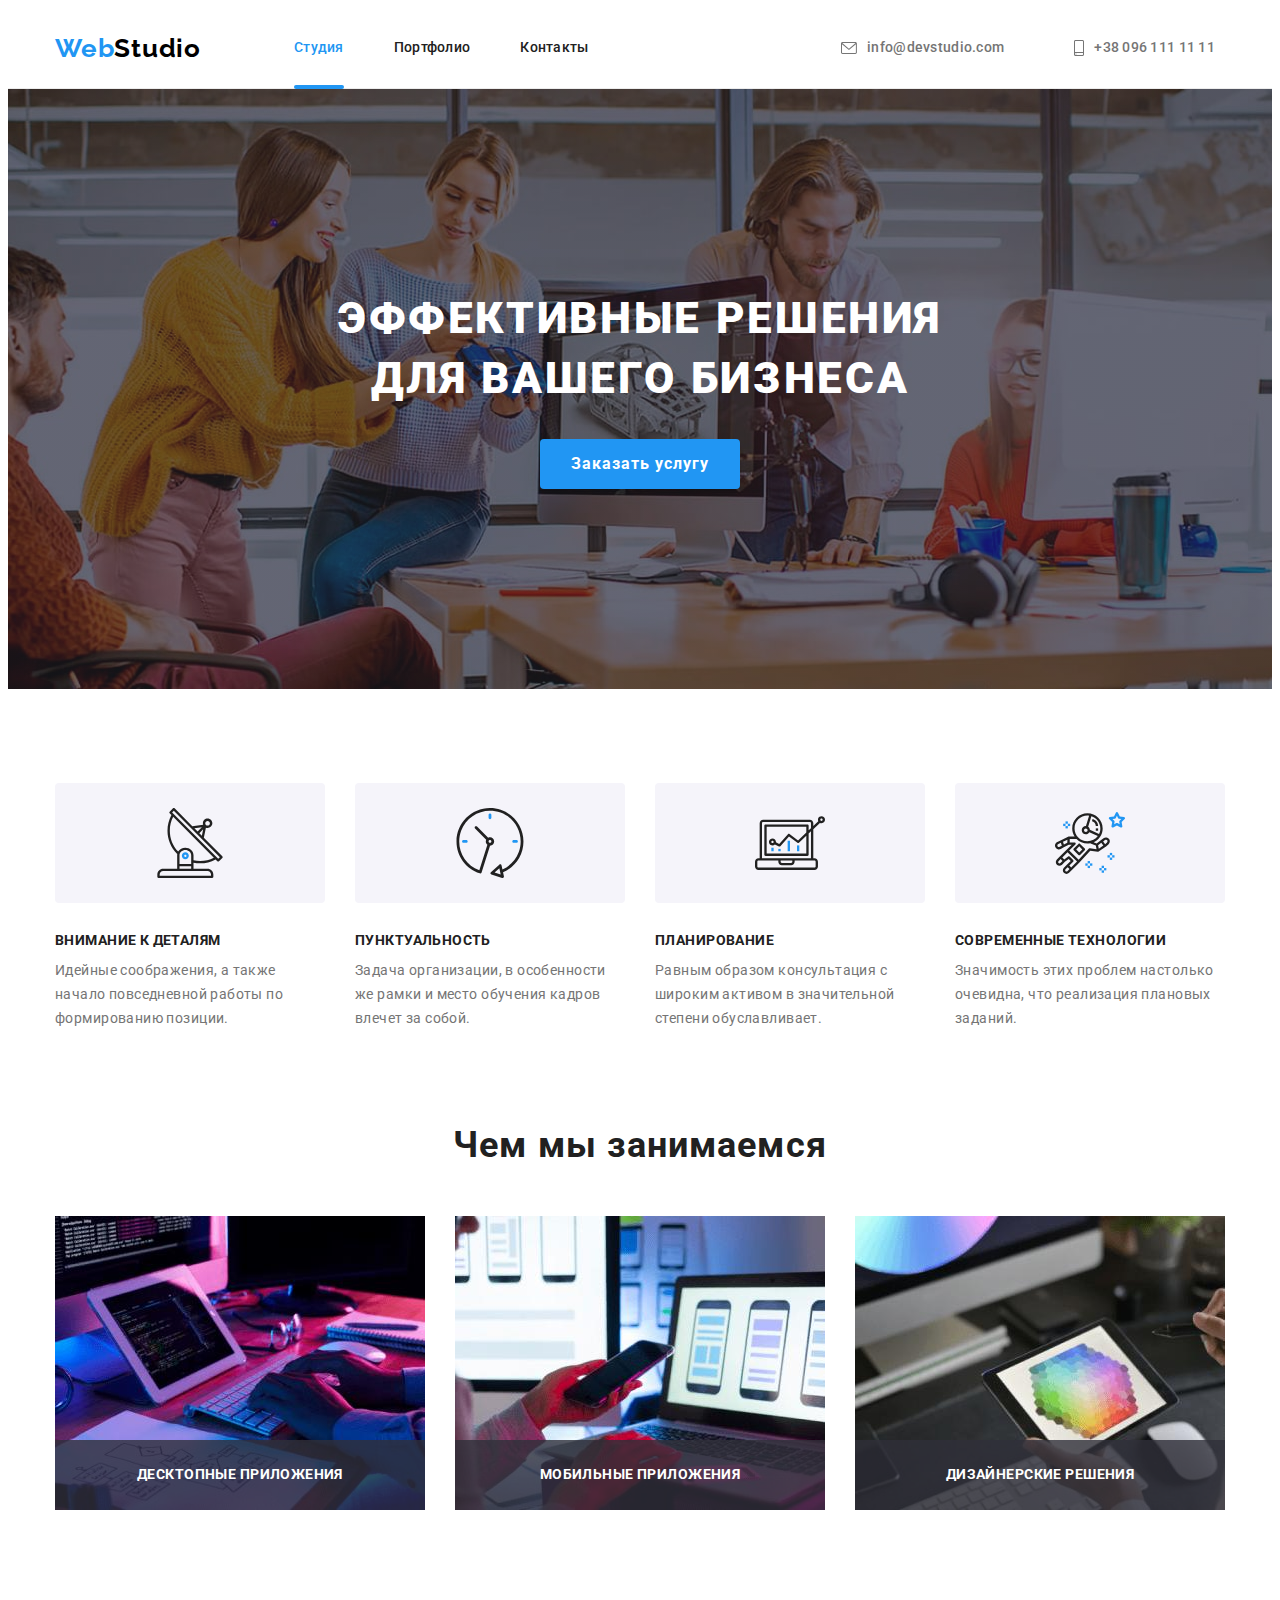
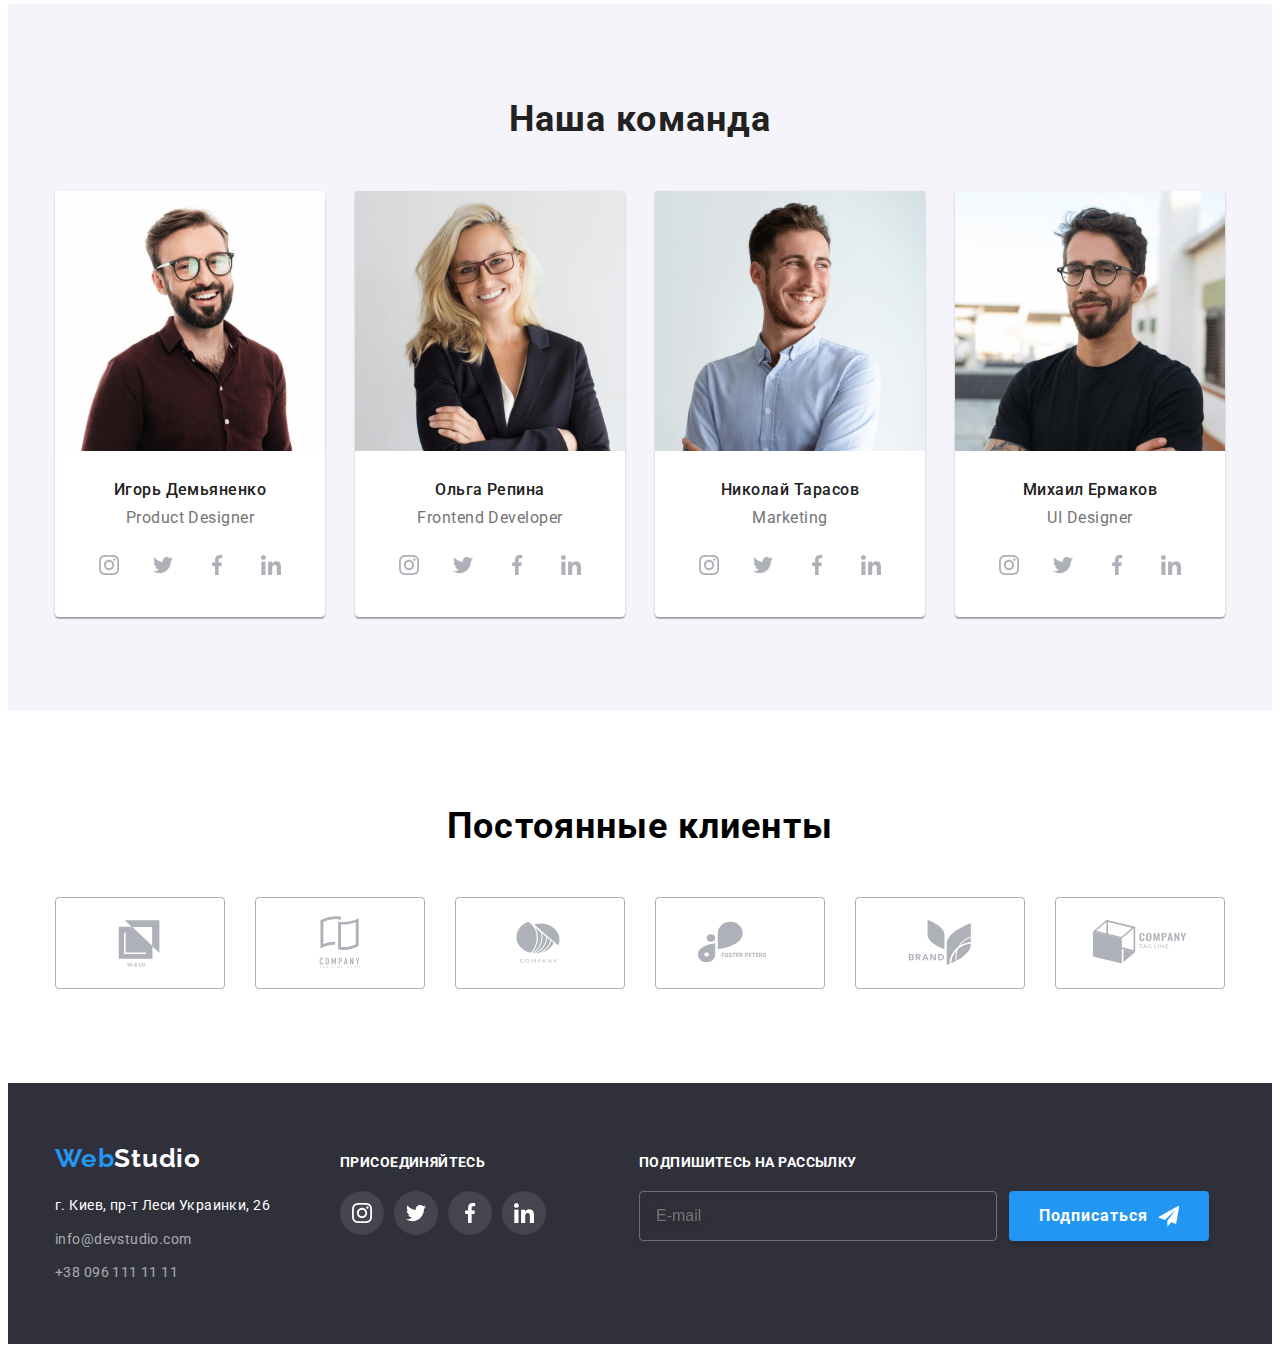
<file: index.html>
<!DOCTYPE html>
<html lang="ru">
  <head>
    <meta charset="UTF-8" />
    <meta http-equiv="X-UA-Compatible" content="IE=edge" />
    <meta name="viewport" content="width=device-width, initial-scale=1.0" />
    <link rel="preconnect" href="https://fonts.googleapis.com" />
    <link rel="preconnect" href="https://fonts.gstatic.com" crossorigin />
    <link
      href="https://fonts.googleapis.com/css2?family=Raleway:wght@700&family=Roboto:wght@200;300;400;500;700;900&display=swap"
      rel="stylesheet"
    />
    <title>WebStudio</title>
    <link
      rel="stylesheet"
      href="https://cdnjs.cloudflare.com/ajax/libs/modern-normalize/1.1.0/modern-normalize.min.css"
      integrity="sha512-wpPYUAdjBVSE4KJnH1VR1HeZfpl1ub8YT/NKx4PuQ5NmX2tKuGu6U/JRp5y+Y8XG2tV+wKQpNHVUX03MfMFn9Q=="
      crossorigin="anonymous"
      referrerpolicy="no-referrer"
    />
    <link rel="stylesheet" href="./css/style.css" />
  </head>

  <!-- Header -->

  <body>
    <header class="header">
      <div class="container">
        <a href="/" class="header-logo link"
          >Web<span class="header-logo-color">Studio</span></a
        >
        <nav class="header-nav">
          <ul class="header-list list">
            <li class="header-item">
              <a href="./index.html" class="header-link link current">Студия</a>
            </li>
            <li class="header-item">
              <a href="./portfolio.html" class="header-link link">Портфолио</a>
            </li>
            <li class="header-item">
              <a href="/" class="header-link link">Контакты</a>
            </li>
          </ul>
        </nav>
        <ul class="header-second-list list">
          <li class="header-mail-tel">
            <a href="mailto:info@devstudio.com" class="header-mail link">
              <svg class="header-icons" width="16" height="12">
                <use href="./images/icons.svg#icon-mail-icon"></use></svg
              >info@devstudio.com</a
            >
          </li>
          <li class="header-mail-tel">
            <a href="tel:+380961111111" class="header-tel link">
              <svg class="header-icons" width="10" height="16">
                <use href="./images/icons.svg#icon-tel-icon"></use></svg
              >+38 096 111 11 11</a
            >
          </li>
        </ul>
      </div>
    </header>
    <main>
      <!-- HERO -->

      <section class="hero">
        <div class="container">
          <h1 class="hero-title">Эффективные решения для вашего бизнеса</h1>
          <button type="button" class="btn hero-btn" data-modal-open>
            Заказать услугу
          </button>
        </div>
      </section>

      <!-- Specialty -->

      <section class="specialty">
        <div class="container">
          <h2 class="visually-hidden" hidden>Особенности</h2>

          <ul class="specialty-list list">
            <li class="specialty-item">
              <div class="specialty-icons">
                <svg class="specialty-icons-item" width="70" height="70">
                  <use href="./images/icons.svg#icon-antenna"></use>
                </svg>
              </div>
              <h3 class="specialty-item-title">Внимание к деталям</h3>
              <p class="specialty-item-text">
                Идейные соображения, а также начало повседневной работы по
                формированию позиции.
              </p>
            </li>
            <li class="specialty-item">
              <div class="specialty-icons">
                <svg class="specialty-icons-item" width="70" height="70">
                  <use href="./images/icons.svg#icon-clock"></use>
                </svg>
              </div>
              <h3 class="specialty-item-title">Пунктуальность</h3>
              <p class="specialty-item-text">
                Задача организации, в особенности же рамки и место обучения
                кадров влечет за собой.
              </p>
            </li>
            <li class="specialty-item">
              <div class="specialty-icons">
                <svg class="specialty-icons-item" width="70" height="70">
                  <use href="./images/icons.svg#icon-diagram"></use>
                </svg>
              </div>
              <h3 class="specialty-item-title">Планирование</h3>
              <p class="specialty-item-text">
                Равным образом консультация с широким активом в значительной
                степени обуславливает.
              </p>
            </li>
            <li class="specialty-item">
              <div class="specialty-icons">
                <svg class="specialty-icons-item" width="70" height="70">
                  <use href="./images/icons.svg#icon-astronaut"></use>
                </svg>
              </div>
              <h3 class="specialty-item-title">Современные технологии</h3>
              <p class="specialty-item-text">
                Значимость этих проблем настолько очевидна, что реализация
                плановых заданий.
              </p>
            </li>
          </ul>
        </div>
      </section>

      <!-- Our JOB -->

      <section class="our-job">
        <div class="container">
          <h2 class="our-job-title">Чем мы занимаемся</h2>
          <ul class="our-job-list list">
            <li class="our-job-item">
              <div class="our-job-container">
                <img
                  src="./images/devel-1.jpeg"
                  alt="десктопные приложения"
                  width="370"
                  height="294"
                />
                <p class="our-job-text">Десктопные приложения</p>
              </div>
            </li>
            <li class="our-job-item">
              <div class="our-job-container">
                <img
                  src="./images/apps-2.jpeg"
                  alt="мобильные приложения"
                  width="370"
                  height="294"
                />
                <p class="our-job-text">Мобильные приложения</p>
              </div>
            </li>
            <li class="our-job-item">
              <div class="our-job-container">
                <img
                  src="./images/web-3.jpeg"
                  alt="дизайнерские решения"
                  width="370"
                  height="294"
                />
                <p class="our-job-text">Дизайнерские решения</p>
              </div>
            </li>
          </ul>
        </div>
      </section>

      <!-- Our TEAM -->

      <section class="team">
        <div class="container">
          <h2 class="team-title">Наша команда</h2>
          <ul class="team-list list">
            <li class="team-item">
              <img
                src="./images/demyanenko-1.jpeg"
                alt="Игорь Демьяненко"
                width="270"
                height="260"
              />
              <div class="container-buttom-team">
                <h3 class="team-item-title">Игорь Демьяненко</h3>
                <p lang="en" class="team-item-text">Product Designer</p>
                <ul class="team-icons">
                  <li class="team-icons-list list">
                    <a href="/" class="team-icons-link link">
                      <svg class="team-icons-item" width="20" height="20">
                        <use href="./images/icons.svg#icon-instagram"></use>
                      </svg>
                    </a>
                  </li>
                  <li class="team-icons-list list">
                    <a href="/" class="team-icons-link link">
                      <svg class="team-icons-item" width="20" height="20">
                        <use href="./images/icons.svg#icon-twitter"></use>
                      </svg>
                    </a>
                  </li>
                  <li class="team-icons-list list">
                    <a href="/" class="team-icons-link link">
                      <svg class="team-icons-item" width="20" height="20">
                        <use href="./images/icons.svg#icon-facebook"></use>
                      </svg>
                    </a>
                  </li>
                  <li class="team-icons-list list">
                    <a href="/" class="team-icons-link link">
                      <svg class="team-icons-item" width="20" height="20">
                        <use href="./images/icons.svg#icon-linkedin"></use>
                      </svg>
                    </a>
                  </li>
                </ul>
              </div>
            </li>
            <li class="team-item">
              <img
                src="./images/repina-2.jpeg"
                alt="Ольга Репина"
                width="270"
                height="260"
              />
              <div class="container-buttom-team">
                <h3 class="team-item-title">Ольга Репина</h3>
                <p lang="en" class="team-item-text">Frontend Developer</p>
                <ul class="team-icons">
                  <li class="team-icons-list list">
                    <a href="/" class="team-icons-link link">
                      <svg class="team-icons-item" width="20" height="20">
                        <use href="./images/icons.svg#icon-instagram"></use>
                      </svg>
                    </a>
                  </li>
                  <li class="team-icons-list list">
                    <a href="/" class="team-icons-link link">
                      <svg class="team-icons-item" width="20" height="20">
                        <use href="./images/icons.svg#icon-twitter"></use>
                      </svg>
                    </a>
                  </li>
                  <li class="team-icons-list list">
                    <a href="/" class="team-icons-link link">
                      <svg class="team-icons-item" width="20" height="20">
                        <use href="./images/icons.svg#icon-facebook"></use>
                      </svg>
                    </a>
                  </li>
                  <li class="team-icons-list list">
                    <a href="/" class="team-icons-link link">
                      <svg class="team-icons-item" width="20" height="20">
                        <use href="./images/icons.svg#icon-linkedin"></use>
                      </svg>
                    </a>
                  </li>
                </ul>
              </div>
            </li>
            <li class="team-item">
              <img
                src="./images/tarasov-3.jpeg"
                alt="Николай Тарасов"
                width="270"
                height="260"
              />
              <div class="container-buttom-team">
                <h3 class="team-item-title">Николай Тарасов</h3>
                <p lang="en" class="team-item-text">Marketing</p>
                <ul class="team-icons">
                  <li class="team-icons-list list">
                    <a href="/" class="team-icons-link link">
                      <svg class="team-icons-item" width="20" height="20">
                        <use href="./images/icons.svg#icon-instagram"></use>
                      </svg>
                    </a>
                  </li>
                  <li class="team-icons-list list">
                    <a href="/" class="team-icons-link link">
                      <svg class="team-icons-item" width="20" height="20">
                        <use href="./images/icons.svg#icon-twitter"></use>
                      </svg>
                    </a>
                  </li>
                  <li class="team-icons-list list">
                    <a href="/" class="team-icons-link link">
                      <svg class="team-icons-item" width="20" height="20">
                        <use href="./images/icons.svg#icon-facebook"></use>
                      </svg>
                    </a>
                  </li>
                  <li class="team-icons-list list">
                    <a href="/" class="team-icons-link link">
                      <svg class="team-icons-item" width="20" height="20">
                        <use href="./images/icons.svg#icon-linkedin"></use>
                      </svg>
                    </a>
                  </li>
                </ul>
              </div>
            </li>
            <li class="team-item">
              <img
                src="./images/ermakov-4.jpeg"
                alt="Михаил Ермаков"
                width="270"
                height="260"
              />
              <div class="container-buttom-team">
                <h3 class="team-item-title">Михаил Ермаков</h3>
                <p lang="en" class="team-item-text">UI Designer</p>
                <ul class="team-icons">
                  <li class="team-icons-list list">
                    <a href="/" class="team-icons-link link">
                      <svg class="team-icons-item" width="20" height="20">
                        <use href="./images/icons.svg#icon-instagram"></use>
                      </svg>
                    </a>
                  </li>
                  <li class="team-icons-list list">
                    <a href="/" class="team-icons-link link">
                      <svg class="team-icons-item" width="20" height="20">
                        <use href="./images/icons.svg#icon-twitter"></use>
                      </svg>
                    </a>
                  </li>
                  <li class="team-icons-list list">
                    <a href="/" class="team-icons-link link">
                      <svg class="team-icons-item" width="20" height="20">
                        <use href="./images/icons.svg#icon-facebook"></use>
                      </svg>
                    </a>
                  </li>
                  <li class="team-icons-list list">
                    <a href="/" class="team-icons-link link">
                      <svg class="team-icons-item" width="20" height="20">
                        <use href="./images/icons.svg#icon-linkedin"></use>
                      </svg>
                    </a>
                  </li>
                </ul>
              </div>
            </li>
          </ul>
        </div>
      </section>
    </main>

    <!-- Clients -->
    <section class="clients">
      <div class="container">
        <h2 class="clients-title">Постоянные клиенты</h2>
        <ul class="clients-list list">
          <li class="clients-item">
            <a href="" class="clients-link link">
              <svg class="clients-icons" width="106" height="60">
                <use href="./images/icons.svg#icon-ya-co"></use>
              </svg>
            </a>
          </li>
          <li class="clients-item">
            <a href="" class="clients-link link">
              <svg class="clients-icons" width="106" height="60">
                <use href="./images/icons.svg#icon-tagline-comp"></use>
              </svg>
            </a>
          </li>
          <li class="clients-item">
            <a href="" class="clients-link link">
              <svg class="clients-icons" width="106" height="60">
                <use href="./images/icons.svg#icon-company"></use>
              </svg>
            </a>
          </li>
          <li class="clients-item">
            <a href="" class="clients-link link">
              <svg class="clients-icons" width="106" height="60">
                <use href="./images/icons.svg#icon-foster"></use>
              </svg>
            </a>
          </li>
          <li class="clients-item">
            <a href="" class="clients-link link">
              <svg class="clients-icons" width="106" height="60">
                <use href="./images/icons.svg#icon-brand"></use>
              </svg>
            </a>
          </li>
          <li class="clients-item">
            <a href="" class="clients-link link">
              <svg class="clients-icons" width="106" height="60">
                <use href="./images/icons.svg#icon-comp-tag"></use>
              </svg>
            </a>
          </li>
        </ul>
      </div>
    </section>

    <!-- Footer -->

    <footer class="footer">
      <div class="container footer-all">
        <div class="footer-first-container">
          <a href="/" class="footer-logo link"
            >Web<span class="footer-logo-color">Studio</span></a
          >
          <address class="footer-address">
            <ul class="footer-list list">
              <li class="footer-item">
                <a href="/" class="fotter-address-link link"
                  >г. Киев, пр-т Леси Украинки, 26</a
                >
              </li>
              <li class="footer-item">
                <a
                  href="mailto:info@devstudio.com"
                  class="footer-mail-link link"
                  >info@devstudio.com</a
                >
              </li>
              <li class="footer-item">
                <a href="tel:+380961111111" class="footer-tel-link link"
                  >+38 096 111 11 11</a
                >
              </li>
            </ul>
          </address>
        </div>
        <div class="join">
          <h3 class="join-title">присоединяйтесь</h3>
          <ul class="join-icons">
            <li class="join-icons-list list">
              <a href="/" class="join-icons-link link">
                <svg class="join-icons-item" width="20" height="20">
                  <use href="./images/icons.svg#icon-instagram"></use>
                </svg>
              </a>
            </li>
            <li class="join-icons-list list">
              <a href="/" class="join-icons-link link">
                <svg class="join-icons-item" width="20" height="20">
                  <use href="./images/icons.svg#icon-twitter"></use>
                </svg>
              </a>
            </li>
            <li class="join-icons-list list">
              <a href="/" class="join-icons-link link">
                <svg class="join-icons-item" width="20" height="20">
                  <use href="./images/icons.svg#icon-facebook"></use>
                </svg>
              </a>
            </li>
            <li class="join-icons-list list">
              <a href="/" class="join-icons-link link">
                <svg class="join-icons-item" width="20" height="20">
                  <use href="./images/icons.svg#icon-linkedin"></use>
                </svg>
              </a>
            </li>
          </ul>
        </div>
        <div class="follow">
          <h3 class="follow-title">Подпишитесь на рассылку</h3>
          <form class="follow-form">
            <input
              type="email"
              class="follow-input"
              placeholder="E-mail"
              name="user-email"
            />
            <button type="submit" class="btn follow-btn">
              Подписаться
              <svg class="follow-icon" width="24" height="24">
                <use href="./images/icons.svg#icon-follow"></use>
              </svg>
            </button>
          </form>
        </div>
      </div>
    </footer>
    <div class="backdrop is-hidden" data-modal>
      <div class="modal">
        <button type="button" class="modal-close-btn" data-modal-close>
          <svg class="icon-item" width="18" height="18">
            <use href="./images/icons.svg#icon-close-icon"></use>
          </svg>
        </button>
        <p class="modal-title">Оставьте свои данные, мы вам перезвоним</p>
        <form class="modal-form">
          <div class="modal-fields">
            <label for="user-name" class="modal-label">Имя</label>
            <div class="input-wrap">
              <input
                type="text"
                name="user-name"
                id="user-name"
                class="modal-input"
                placeholder=" "
                required
              />
              <svg class="modal-icon" width="18" height="18">
                <use href="./images/icons.svg#icon-user-name"></use>
              </svg>
            </div>
          </div>
          <div class="modal-fields">
            <label for="user-tel" class="modal-label">Телефон</label>
            <div class="input-wrap">
              <input
                type="tel"
                name="user-tel"
                id="user-tel"
                class="modal-input"
                placeholder=" "
                required
              />
              <svg class="modal-icon" width="18" height="18">
                <use href="./images/icons.svg#icon-user-tel"></use>
              </svg>
            </div>
          </div>
          <div class="modal-fields">
            <label for="user-email" class="modal-label">Почта</label>
            <div class="input-wrap">
              <input
                type="email"
                name="user-email"
                id="user-email"
                class="modal-input"
                placeholder=" "
              />
              <svg class="modal-icon" width="18" height="18">
                <use href="./images/icons.svg#icon-user-mail"></use>
              </svg>
            </div>
          </div>
          <div class="modal-fields modal-comment">
            <label for="modal-text" class="modal-label">Комментарий</label>
            <textarea
              class="modal-text"
              name="modal-text"
              id="modal-text"
              placeholder="Введите текст"
              cols="30"
              rows="10"
            ></textarea>
          </div>
          <div class="modal-fields modal-check">
            <input
              type="checkbox"
              class="input-check visually-hidden"
              name="privacy"
              id="privacy"
            />
            <label for="privacy" class="check-text">
              <span>
                <svg class="check-icon" width="15" height="15">
                  <use href="./images/icons.svg#icon-check"></use>
                </svg>
              </span>
              Соглашаюсь с рассылкой и принимаю &nbsp;
              <a href="">Условия договора</a></label
            >
          </div>
          <button type="submit" class="btn modal-btn">Отправить</button>
        </form>
      </div>
    </div>
    <script src="./js/modal.js"></script>
  </body>
</html>
</file>
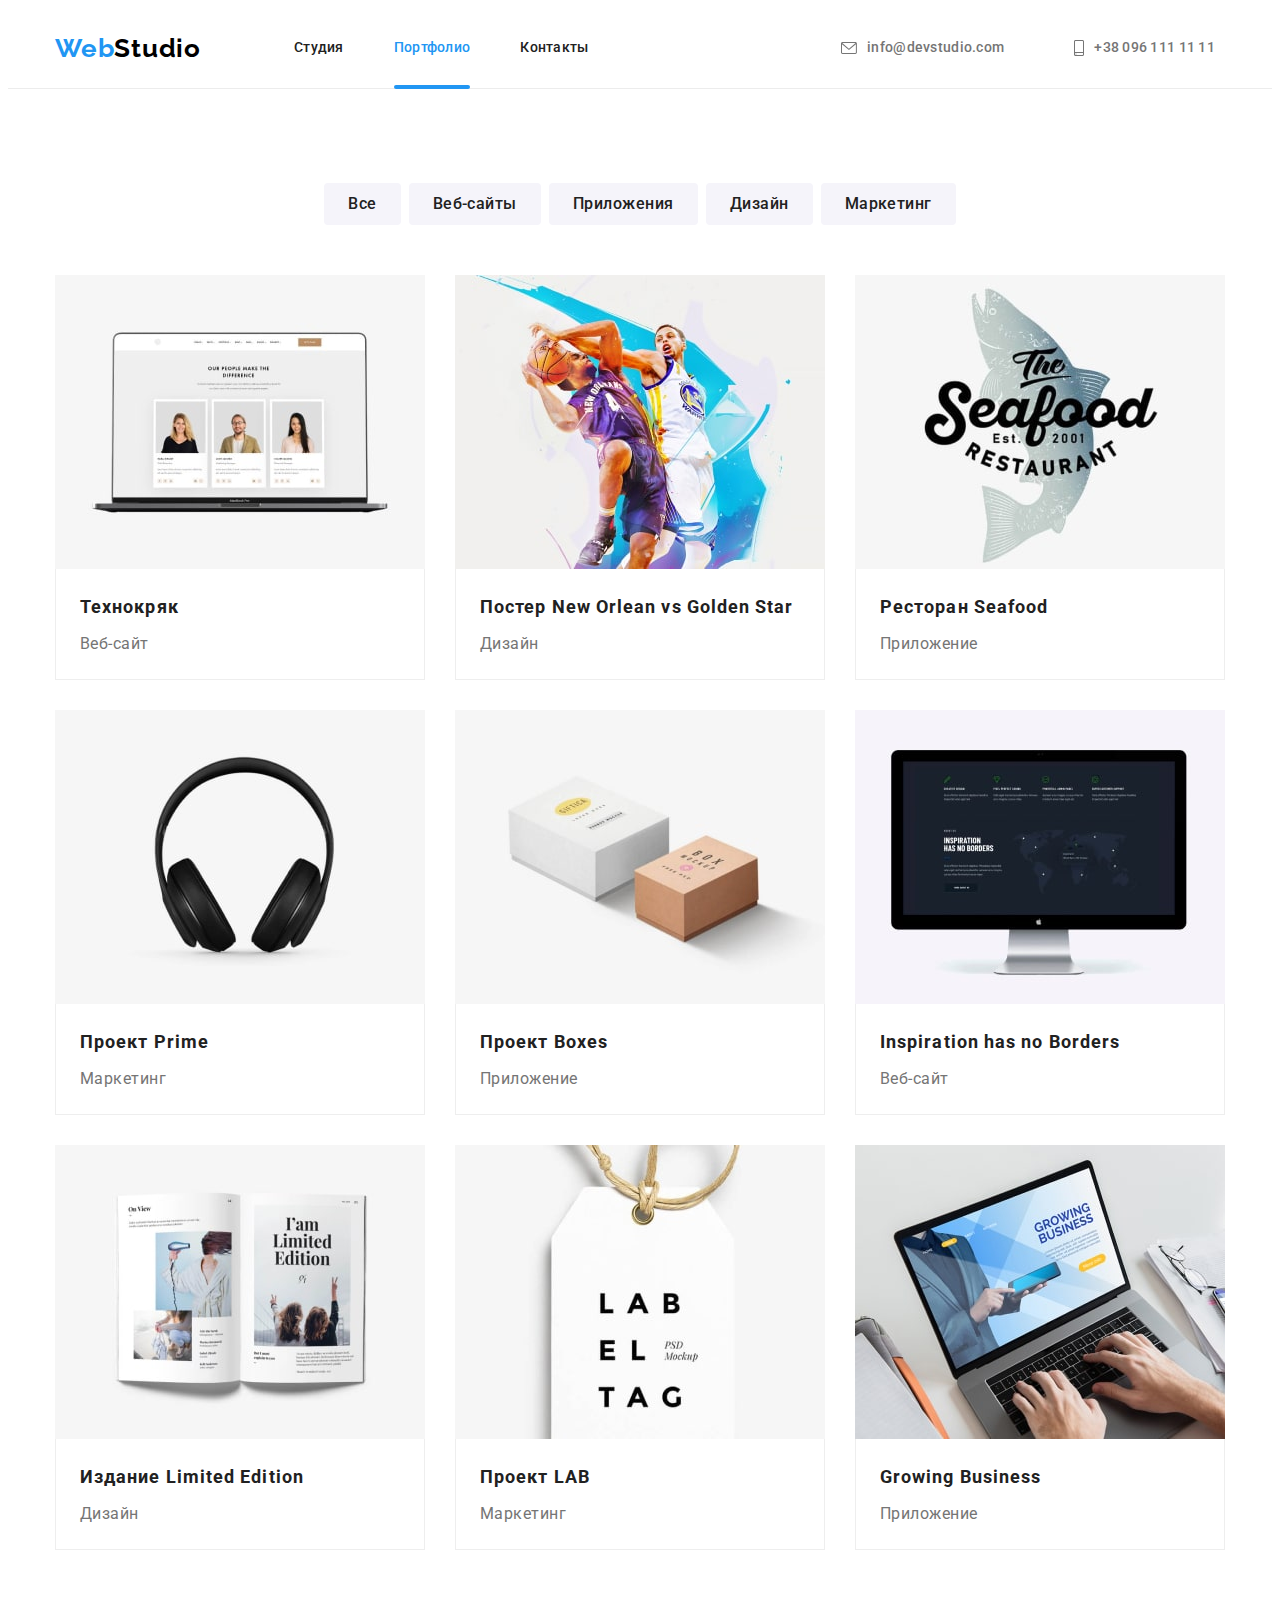
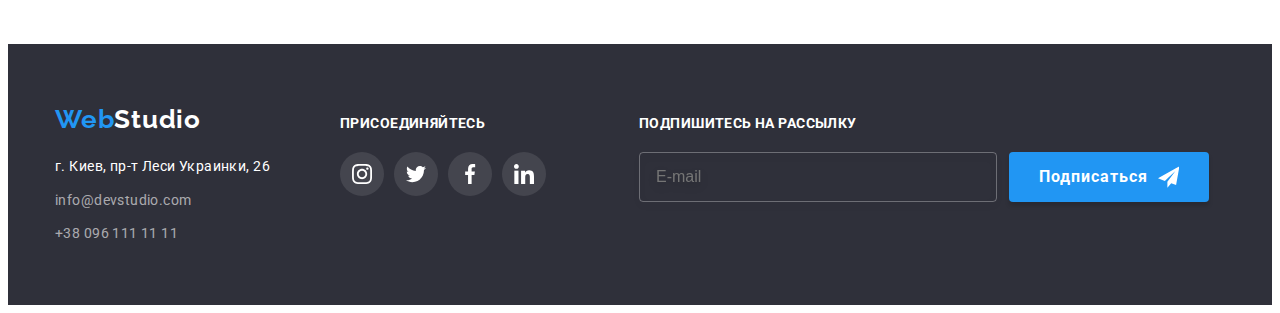
<file: portfolio.html>
<!DOCTYPE html>
<html lang="ru">
  <head>
    <meta charset="UTF-8" />
    <meta http-equiv="X-UA-Compatible" content="IE=edge" />
    <meta name="viewport" content="width=device-width, initial-scale=1.0" />
    <link rel="preconnect" href="https://fonts.googleapis.com" />
    <link rel="preconnect" href="https://fonts.gstatic.com" crossorigin />
    <link
      href="https://fonts.googleapis.com/css2?family=Raleway:wght@700&family=Roboto:wght@200;300;400;500;700;900&display=swap"
      rel="stylesheet"
    />
    <title>WebStudio</title>
    <link
      rel="stylesheet"
      href="https://cdnjs.cloudflare.com/ajax/libs/modern-normalize/1.1.0/modern-normalize.min.css"
      integrity="sha512-wpPYUAdjBVSE4KJnH1VR1HeZfpl1ub8YT/NKx4PuQ5NmX2tKuGu6U/JRp5y+Y8XG2tV+wKQpNHVUX03MfMFn9Q=="
      crossorigin="anonymous"
      referrerpolicy="no-referrer"
    />
    <link rel="stylesheet" href="./css/style.css" />
  </head>

  <!-- Header -->

  <body>
    <header class="header">
      <div class="container">
        <a href="/" class="header-logo link"
          >Web<span class="header-logo-color">Studio</span></a
        >
        <nav class="header-nav">
          <ul class="header-list list">
            <li class="header-item">
              <a href="./index.html" class="header-link link">Студия</a>
            </li>
            <li class="header-item">
              <a href="./portfolio.html" class="header-link link current"
                >Портфолио</a
              >
            </li>
            <li class="header-item">
              <a href="/" class="header-link link">Контакты</a>
            </li>
          </ul>
        </nav>
        <ul class="header-second-list list">
          <li class="header-mail-tel">
            <a href="mailto:info@devstudio.com" class="header-mail link">
              <svg class="header-icons" width="16" height="12">
                <use href="./images/icons.svg#icon-mail-icon"></use></svg
              >info@devstudio.com</a
            >
          </li>
          <li class="header-mail-tel">
            <a href="tel:+380961111111" class="header-tel link">
              <svg class="header-icons" width="10" height="16">
                <use href="./images/icons.svg#icon-tel-icon"></use></svg
              >+38 096 111 11 11</a
            >
          </li>
        </ul>
      </div>
    </header>
    <main>
      <!-- Portfolio Navigation -->

      <section class="portfolio-btn-container">
        <div class="container">
          <h1 class="visually-hidden" hidden>Портфолио</h1>
          <ul class="portfolio-btn-list list">
            <li class="portfolio-btn">
              <button type="button" class="portfolio-btn-item">Все</button>
            </li>
            <li class="portfolio-btn">
              <button type="button" class="portfolio-btn-item">
                Веб-сайты
              </button>
            </li>
            <li class="portfolio-btn">
              <button type="button" class="portfolio-btn-item">
                Приложения
              </button>
            </li>
            <li class="portfolio-btn">
              <button type="button" class="portfolio-btn-item">Дизайн</button>
            </li>
            <li class="portfolio-btn">
              <button type="button" class="portfolio-btn-item">
                Маркетинг
              </button>
            </li>
          </ul>

          <!-- Portfolio list -->

          <ul class="portfolio list">
            <li class="portfolio-list">
              <a href="" class="portfolio-link link">
                <div class="portfolio-top-wrap">
                  <img
                    src="./images/portf-techno-1.jpeg"
                    alt="Веб-сайт Технокряк"
                    width="370"
                    height="294"
                  />
                  <p class="portfolio-top-text">
                    Ресурс предлагает комплексные предложения с разным уровнем
                    функционала и сервисов. Все это позволит посетителю получить
                    исчерпывающие сведения о компании или частном лице.
                  </p>
                </div>
                <div class="portfolio-container-list">
                  <h2 class="portfolio-title">Технокряк</h2>
                  <p class="portfolio-text">Веб-сайт</p>
                </div>
              </a>
            </li>
            <li class="portfolio-list">
              <a href="" class="portfolio-link link">
                <div class="portfolio-top-wrap">
                  <img
                    src="./images/portf-goldenstar-2.jpeg"
                    alt="Дизайн Постер New Orlean vs Golden Star"
                    width="370"
                    height="294"
                  />
                  <p class="portfolio-top-text">
                    Ресурс предлагает комплексные предложения с разным уровнем
                    функционала и сервисов. Все это позволит посетителю получить
                    исчерпывающие сведения о компании или частном лице.
                  </p>
                </div>
                <div class="portfolio-container-list">
                  <h2 class="portfolio-title">
                    Постер New Orlean vs Golden Star
                  </h2>
                  <p class="portfolio-text">Дизайн</p>
                </div>
              </a>
            </li>
            <li class="portfolio-list">
              <a href="" class="portfolio-link link">
                <div class="portfolio-top-wrap">
                  <img
                    src="./images/portf-seafood-3.jpeg"
                    alt="Приложение Ресторан Seafood"
                    width="370"
                    height="294"
                  />
                  <p class="portfolio-top-text">
                    Ресурс предлагает комплексные предложения с разным уровнем
                    функционала и сервисов. Все это позволит посетителю получить
                    исчерпывающие сведения о компании или частном лице.
                  </p>
                </div>
                <div class="portfolio-container-list">
                  <h2 class="portfolio-title">Ресторан Seafood</h2>
                  <p class="portfolio-text">Приложение</p>
                </div>
              </a>
            </li>
            <li class="portfolio-list">
              <a href="" class="portfolio-link link">
                <div class="portfolio-top-wrap">
                  <img
                    src="./images/portf-prime-4.jpeg"
                    alt="Маркетинг Проект Prime"
                    width="370"
                    height="294"
                  />
                  <p class="portfolio-top-text">
                    Ресурс предлагает комплексные предложения с разным уровнем
                    функционала и сервисов. Все это позволит посетителю получить
                    исчерпывающие сведения о компании или частном лице.
                  </p>
                </div>
                <div class="portfolio-container-list">
                  <h2 class="portfolio-title">Проект Prime</h2>
                  <p class="portfolio-text">Маркетинг</p>
                </div>
              </a>
            </li>
            <li class="portfolio-list">
              <a href="" class="portfolio-link link">
                <div class="portfolio-top-wrap">
                  <img
                    src="./images/portf-boxes-5.jpeg"
                    alt="Приложение Проект Boxes"
                    width="370"
                    height="294"
                  />
                  <p class="portfolio-top-text">
                    Ресурс предлагает комплексные предложения с разным уровнем
                    функционала и сервисов. Все это позволит посетителю получить
                    исчерпывающие сведения о компании или частном лице.
                  </p>
                </div>
                <div class="portfolio-container-list">
                  <h2 class="portfolio-title">Проект Boxes</h2>
                  <p class="portfolio-text">Приложение</p>
                </div>
              </a>
            </li>
            <li class="portfolio-list">
              <a href="" class="portfolio-link link">
                <div class="portfolio-top-wrap">
                  <img
                    src="./images/portf-borders-6.jpeg"
                    alt="Веб-сайт Inspiration has no Borders"
                    width="370"
                    height="294"
                  />
                  <p class="portfolio-top-text">
                    Ресурс предлагает комплексные предложения с разным уровнем
                    функционала и сервисов. Все это позволит посетителю получить
                    исчерпывающие сведения о компании или частном лице.
                  </p>
                </div>
                <div class="portfolio-container-list">
                  <h2 class="portfolio-title">Inspiration has no Borders</h2>
                  <p class="portfolio-text">Веб-сайт</p>
                </div>
              </a>
            </li>
            <li class="portfolio-list">
              <a href="" class="portfolio-link link">
                <div class="portfolio-top-wrap">
                  <img
                    src="./images/portf-limited-7.jpeg"
                    alt="Дизайн Издание Limited Edition"
                    width="370"
                    height="294"
                  />
                  <p class="portfolio-top-text">
                    Ресурс предлагает комплексные предложения с разным уровнем
                    функционала и сервисов. Все это позволит посетителю получить
                    исчерпывающие сведения о компании или частном лице.
                  </p>
                </div>
                <div class="portfolio-container-list">
                  <h2 class="portfolio-title">Издание Limited Edition</h2>
                  <p class="portfolio-text">Дизайн</p>
                </div>
              </a>
            </li>
            <li class="portfolio-list">
              <a href="" class="portfolio-link link">
                <div class="portfolio-top-wrap">
                  <img
                    src="./images/portf-lab-8.jpeg"
                    alt="Маркетинг Проект LAB"
                    width="370"
                    height="294"
                  />
                  <p class="portfolio-top-text">
                    Ресурс предлагает комплексные предложения с разным уровнем
                    функционала и сервисов. Все это позволит посетителю получить
                    исчерпывающие сведения о компании или частном лице.
                  </p>
                </div>
                <div class="portfolio-container-list">
                  <h2 class="portfolio-title">Проект LAB</h2>
                  <p class="portfolio-text">Маркетинг</p>
                </div>
              </a>
            </li>
            <li class="portfolio-list">
              <a href="" class="portfolio-link link">
                <div class="portfolio-top-wrap">
                  <img
                    src="./images/portf-bussiness-9.jpeg"
                    alt="Приложение Growing Business"
                    width="370"
                    height="294"
                  />
                  <p class="portfolio-top-text">
                    Ресурс предлагает комплексные предложения с разным уровнем
                    функционала и сервисов. Все это позволит посетителю получить
                    исчерпывающие сведения о компании или частном лице.
                  </p>
                </div>
                <div class="portfolio-container-list">
                  <h2 class="portfolio-title">Growing Business</h2>
                  <p class="portfolio-text">Приложение</p>
                </div>
              </a>
            </li>
          </ul>
        </div>
      </section>
    </main>

    <!-- Footer -->

    <footer class="footer">
      <div class="container footer-all">
        <div class="footer-first-container">
          <a href="/" class="footer-logo link"
            >Web<span class="footer-logo-color">Studio</span></a
          >
          <address class="footer-address">
            <ul class="footer-list list">
              <li class="footer-item">
                <a href="/" class="fotter-address-link link"
                  >г. Киев, пр-т Леси Украинки, 26</a
                >
              </li>
              <li class="footer-item">
                <a
                  href="mailto:info@devstudio.com"
                  class="footer-mail-link link"
                  >info@devstudio.com</a
                >
              </li>
              <li class="footer-item">
                <a href="tel:+380961111111" class="footer-tel-link link"
                  >+38 096 111 11 11</a
                >
              </li>
            </ul>
          </address>
        </div>
        <div class="join">
          <h3 class="join-title">присоединяйтесь</h3>
          <ul class="join-icons">
            <li class="join-icons-list list">
              <a href="/" class="join-icons-link link">
                <svg class="join-icons-item" width="20" height="20">
                  <use href="./images/icons.svg#icon-instagram"></use>
                </svg>
              </a>
            </li>
            <li class="join-icons-list list">
              <a href="/" class="join-icons-link link">
                <svg class="join-icons-item" width="20" height="20">
                  <use href="./images/icons.svg#icon-twitter"></use>
                </svg>
              </a>
            </li>
            <li class="join-icons-list list">
              <a href="/" class="join-icons-link link">
                <svg class="join-icons-item" width="20" height="20">
                  <use href="./images/icons.svg#icon-facebook"></use>
                </svg>
              </a>
            </li>
            <li class="join-icons-list list">
              <a href="/" class="join-icons-link link">
                <svg class="join-icons-item" width="20" height="20">
                  <use href="./images/icons.svg#icon-linkedin"></use>
                </svg>
              </a>
            </li>
          </ul>
        </div>
        <div class="follow">
          <h3 class="follow-title">Подпишитесь на рассылку</h3>
          <form class="follow-form">
            <input
              type="email"
              class="follow-input"
              placeholder="E-mail"
              name="user-email"
            />
            <button type="submit" class="btn follow-btn">
              Подписаться
              <svg class="follow-icon" width="24" height="24">
                <use href="./images/icons.svg#icon-follow"></use>
              </svg>
            </button>
          </form>
        </div>
      </div>
    </footer>
  </body>
</html>
</file>
<file: css/style.css>
:root {
  --main-text-color: #212121;
  --black-color-primary: #000000;
  --second-text-color: #757575;
  --white-primary-color: #ffffff;
  --accent-color: #2196f3;
  --typical-margin: 30px;
  --icon-gray-color: #afb1b8;
  --background-color: #f5f4fa;
}

* {
  box-sizing: border-box;
}

h1,
h2,
h3,
h4,
h5,
h6,
p {
  margin: 0;
}

ul {
  margin: 0;
  padding-left: 0;
}

img {
  display: block;
  max-width: 100%;
  height: auto;
}

body {
  font-family: "Roboto", sans-serif;
}

.link {
  text-decoration: none;
}

.list {
  list-style: none;
}

.btn {
  align-items: center;
  text-align: center;
  letter-spacing: 0.06em;
  width: 200px;
  height: 50px;

  cursor: pointer;
  border-radius: 4px;
  box-shadow: 0px 4px 4px rgba(0, 0, 0, 0.15);
  border-color: transparent;

  margin: 0 auto;
  color: var(--white-primary-color);
  background-color: var(--accent-color);

  transition: background-color 250ms cubic-bezier(0.4, 0, 0.2, 1),
    text-shadow 250ms cubic-bezier(0.4, 0, 0.2, 1);
}

/* ---------- Header ---------- */

.container {
  width: 1200px;
  padding: 0 15px;
  /* padding-left: 15px;
  padding-right: 15px; */
  margin: 0 auto;
}

.header {
  /* padding-top: 24px;
  padding-bottom: 25px; */
  border-bottom: 1px solid #ececec;
}

.header .container {
  display: flex;
  align-items: center;
}

.header-list {
  display: flex;
}

.header-item:not(:last-child) {
  margin-right: 50px;
}

.header-mail,
.header-tel {
  padding: 10px;
}

.header-nav {
  padding-top: 32px;
  display: flex;
  align-items: center;
}

.header-second-list {
  display: flex;
  margin-left: auto;
}

.header-mail-tel:not(:last-child) {
  margin-right: 50px;
}

/* ---------- Header - icons ---------- */

.header-icons {
  display: inline-flex;
  margin-right: 10px;
  fill: currentColor;
}

.header-mail,
.header-tel {
  display: flex;
  justify-content: center;
  align-items: center;
}

/* -------------------- */

.header-logo-color {
  color: var(--black-color-primary);
}

.header-logo {
  font-family: "Raleway", sans-serif;
  font-weight: 700;
  font-size: 26px;
  line-height: 1.19;
  letter-spacing: 0.03em;
  color: var(--accent-color);
  margin-right: 93px;
}

.header-link {
  display: block;
  position: relative;
  padding-bottom: 32px;

  font-weight: 500;
  font-size: 14px;
  line-height: 1.14;
  letter-spacing: 0.02em;
  color: var(--main-text-color);

  transition: color 250ms cubic-bezier(0.4, 0, 0.2, 1);
}

.header-link::after {
  content: "";

  position: absolute;
  left: 0;
  bottom: -1px;

  display: block;
  width: 100%;
  height: 4px;
  opacity: 0;
  background-color: var(--accent-color);
  border-radius: 2px;

  transition: opacity 250ms cubic-bezier(0.4, 0, 0.2, 1);
}

.header-link:hover::after {
  opacity: 1;
}

.current::after {
  content: "";

  display: block;
  position: absolute;
  left: 0;
  bottom: -1px;
  width: 100%;
  height: 4px;
  opacity: 1;

  background-color: var(--accent-color);
  border-radius: 2px;
}

.header-item .header-link.current {
  color: var(--accent-color);
}

.header-mail:hover,
.header-mail:focus,
.header-link:hover,
.header-link:focus,
.header-tel:hover,
.header-tel:focus {
  color: var(--accent-color);
}

.header-mail,
.header-tel {
  font-weight: 500;
  font-size: 14px;
  line-height: 1.14;
  letter-spacing: 0.02em;
  color: var(--second-text-color);

  transition: color 250ms cubic-bezier(0.4, 0, 0.2, 1);
}

/* ---------- HERO ---------- */

.hero {
  padding-top: 200px;
  padding-bottom: 200px;
}

.hero {
  background: #2f303a;
  background-image: linear-gradient(
      rgba(47, 48, 58, 0.4),
      rgba(47, 48, 58, 0.4)
    ),
    url("../images/hero-logo.jpeg");
  background-repeat: no-repeat;
  background-position: center;
  background-size: cover;
  max-width: 1600px;
  height: 600px;
  margin-left: auto;
  margin-right: auto;
}

.hero-title {
  max-width: 700px;
  font-weight: 900;
  font-size: 44px;
  line-height: 1.36;
  text-align: center;
  letter-spacing: 0.06em;
  text-transform: uppercase;
  color: var(--white-primary-color);
  margin: auto;
  margin-bottom: var(--typical-margin);
}

.hero-btn {
  font-family: inherit;
  font-weight: 700;
  font-size: 16px;
  line-height: 1.88;
  display: block;
  /* padding: 10px 32px; */
}

.hero-btn:hover,
.hero-btn:focus {
  background-color: #188ce8;
  text-shadow: 0px 4px 4px rgba(0, 0, 0, 0.25);
}

/* ---------- Specialty ---------- */

.specialty {
  padding-top: 94px;
  padding-bottom: 94px;
}

.specialty-item {
  max-width: 270px;
}

.specialty-item:not(:last-child) {
  margin-right: var(--typical-margin);
}
/* ---------- Specialty - Icons ---------- */

.specialty-icons {
  display: flex;
  width: 270px;
  height: 120px;
  align-items: center;
  justify-content: center;
  background: var(--background-color);
  border-radius: 4px;
  margin-bottom: var(--typical-margin);
}

/* -------------------- */

.specialty-list {
  display: flex;
}

.visually-hidden {
  position: absolute;
  white-space: nowrap;
  width: 1px;
  height: 1px;
  overflow: hidden;
  border: 0;
  padding: 0;
  clip: rect(0 0 0 0);
  clip-path: inset(50%);
  margin: -1px;
}

.specialty-item-title {
  font-weight: 700;
  font-size: 14px;
  line-height: 1.14;
  letter-spacing: 0.03em;
  text-transform: uppercase;
  color: var(--main-text-color);
  margin-bottom: 10px;
}

.specialty-item-text {
  font-size: 14px;
  line-height: 1.71;
  letter-spacing: 0.03em;
  color: var(--second-text-color);
}

/* ---------- Our JOB ---------- */

.our-job {
  padding-top: -94px;
  padding-bottom: 94px;
}

.our-job-title {
  font-weight: 700;
  font-size: 36px;
  line-height: 1.16;
  text-align: center;
  letter-spacing: 0.03em;
  color: var(--main-text-color);
  margin-bottom: 50px;
}

.our-job-list {
  display: flex;
}

.our-job-item:not(:last-child) {
  margin-right: var(--typical-margin);
}

.our-job-container {
  position: relative;
}

.our-job-text {
  display: flex;
  position: absolute;
  bottom: 0;
  width: 100%;
  height: 70px;

  justify-content: center;
  align-items: center;

  font-weight: 700;
  font-size: 14px;
  line-height: 1.14;
  text-align: center;
  letter-spacing: 0.03em;
  text-transform: uppercase;

  color: var(--white-primary-color);
  background-color: rgba(47, 48, 58, 0.8);
}

/* ---------- Our TEAM ---------- */

.team {
  background-color: var(--background-color);
  padding-top: 94px;
  padding-bottom: 94px;
}

.team-list {
  display: flex;
}

.team-item {
  background-color: var(--white-primary-color);
  border-radius: 4px;
  box-shadow: 0px 1px 3px rgba(0, 0, 0, 0.12), 0px 1px 1px rgba(0, 0, 0, 0.14),
    0px 2px 1px rgba(0, 0, 0, 0.2);
}

.team-item:not(:last-child) {
  margin-right: var(--typical-margin);
}

.team-title {
  font-weight: 700;
  font-size: 36px;
  line-height: 1.17;
  text-align: center;
  letter-spacing: 0.03em;
  color: var(--main-text-color);
  margin-bottom: 50px;
}

.team-item-title {
  font-weight: 500;
  font-size: 16px;
  line-height: 1.18;
  text-align: center;
  letter-spacing: 0.03em;
  color: var(--main-text-color);
  margin-bottom: 10px;
}

.team-item-text {
  font-size: 16px;
  line-height: 1.18;
  text-align: center;
  letter-spacing: 0.03em;
  color: var(--second-text-color);
  margin-bottom: 15px;
}

.container-buttom-team {
  padding: var(--typical-margin);
}

/* ---------- Team - icons ---------- */

.team-icons {
  display: flex;
  justify-content: center;
}

.team-icons-list {
  width: 44px;
  height: 44px;
  margin-right: 10px;
}

.team-icons-list:last-child {
  margin-right: 0;
}

.team-icons-link {
  display: flex;
  align-items: center;
  justify-content: center;
  width: 100%;
  height: 100%;
  border-radius: 50%;
  background-color: var(--white-primary-color);

  transition: background-color 250ms cubic-bezier(0.4, 0, 0.2, 1);
}

.team-icons-item {
  fill: var(--icon-gray-color);

  transition: fill 250ms cubic-bezier(0.4, 0, 0.2, 1);
}

.team-icons-link:hover,
.team-icons-link:focus {
  background-color: var(--accent-color);
}

.team-icons-link:hover .team-icons-item,
.team-icons-link:focus .team-icons-item {
  fill: var(--white-primary-color);
}

/* ------------------- */

/* ---------- Clients ---------- */

.clients {
  padding-top: 94px;
  padding-bottom: 94px;
}

.clients-title {
  font-weight: 700;
  font-size: 36px;
  line-height: 42px;
  text-align: center;
  letter-spacing: 0.03em;
  margin-bottom: 50px;
}

.clients-list {
  display: flex;
}

.clients-link {
  display: flex;
  align-items: center;
  justify-content: center;
  width: 170px;
  height: 92px;
  border: 1px solid #afb1b8;
  border-radius: 4px;

  transition: borber-color 250ms cubic-bezier(0.4, 0, 0.2, 1);
}

.clients-item {
  margin-right: var(--typical-margin);
}

.clients-item:last-child {
  margin-right: 0;
}

.clients-icons {
  fill: var(--icon-gray-color);
  transition: fill 250ms cubic-bezier(0.4, 0, 0.2, 1);
}

.clients-link:hover,
.clients-link:focus {
  border-color: var(--accent-color);
}

.clients-link:hover .clients-icons,
.clients-link:focus .clients-icons {
  fill: var(--accent-color);
}

/* ---------- Footer ---------- */

.footer {
  background: #2f303a;
  padding-top: 60px;
  padding-bottom: 60px;
}
.footer-all {
  align-items: baseline;
}

.footer-logo-color {
  color: var(--white-primary-color);
}

.footer .container {
  display: flex;
}

.footer-logo {
  font-family: "Raleway", sans-serif;
  font-weight: 700;
  font-size: 26px;
  line-height: 1.19;
  letter-spacing: 0.03em;
  color: var(--accent-color);
  display: inline-block;
  margin-bottom: 20px;
}

.fotter-address-link {
  font-style: normal;
  font-size: 14px;
  line-height: 1.71;
  letter-spacing: 0.03em;
  color: var(--white-primary-color);
}

.footer-item:not(:last-child) {
  margin-bottom: 9px;
}

.footer-mail-link,
.footer-tel-link {
  font-style: normal;
  font-size: 14px;
  line-height: 1.72;
  letter-spacing: 0.03em;
  color: rgba(255, 255, 255, 0.6);
}

.fotter-address-link:hover,
.footer-mail-link:hover,
.footer-tel-link:hover {
  color: var(--accent-color);
}

.fotter-address-link:focus,
.footer-mail-link:focus,
.footer-tel-link:focus {
  color: var(--accent-color);
}

.fotter-address-link,
.footer-mail-link,
.footer-tel-link {
  padding: 5px 0px;

  transition: color 250ms cubic-bezier(0.4, 0, 0.2, 1);
}

.footer-first-container {
  display: block;
  margin-right: 70px;
}

/* ---------- Join ---------- */

.join {
  margin-right: 93px;
}

.join-icons {
  display: flex;
}

.join-title {
  font-weight: 700;
  font-size: 14px;
  line-height: 1.14;
  letter-spacing: 0.03em;
  text-transform: uppercase;
  color: var(--white-primary-color);
  margin-bottom: 20px;
}

.join-icons-list {
  width: 44px;
  height: 44px;
  margin-right: 10px;
}

.join-icons-list:last-child {
  margin-right: 0;
}

.join-icons-link:hover,
.join-icons-link:focus {
  background-color: var(--accent-color);
}

.join-icons-link {
  display: flex;
  align-items: center;
  justify-content: center;
  width: 100%;
  height: 100%;

  border-radius: 50%;
  background-color: rgba(255, 255, 255, 0.1);

  transition: background-color 250ms cubic-bezier(0.4, 0, 0.2, 1);
}

.join-icons-item {
  fill: var(--white-primary-color);
}

/* ---------- Follow ---------- */

.follow {
  display: block;
  top: 12px;
  left: 93px;
}

.follow-form {
  display: flex;
}

.follow-title {
  font-weight: 700;
  font-size: 14px;
  line-height: 1.14;
  letter-spacing: 0.03em;
  text-transform: uppercase;

  color: var(--white-primary-color);

  margin-bottom: 20px;
}

.follow-input {
  width: 358px;
  height: 50px;
  margin-right: 12px;
  padding-left: 16px;

  border: 1px solid rgba(255, 255, 255, 0.3);
  filter: drop-shadow(0px 4px 4px rgba(0, 0, 0, 0.15));
  border-radius: 4px;
  background-color: transparent;
  color: var(--white-primary-color);

  transition: border 250ms cubic-bezier(0.4, 0, 0.2, 1);
}

.follow-btn {
  font-family: inherit;
  font-weight: 700;
  font-size: 16px;
  line-height: 1.88;
  height: 50px;
  display: flex;
  padding: 10px 28px;
}

.follow-input::placeholder {
  font-size: 16px;
  line-height: 1.25;
  margin-left: 16px;
}

.follow-icon {
  width: 24px;
  height: 24px;
  margin-left: 10px;
  fill: var(--white-primary-color);
}

.follow-btn:hover,
.follow-btn:focus {
  background-color: #188ce8;
  text-shadow: 0px 4px 4px rgba(0, 0, 0, 0.25);
}

/* ---------- Portfolio ---------- */

.portfolio-btn-container {
  padding-top: 94px;
  padding-bottom: 94px;
}

.portfolio-btn-list {
  margin-bottom: 50px;
  display: flex;
  justify-content: center;
}

.portfolio-btn:not(:last-child) {
  margin-right: 8px;
}

.portfolio-btn-item {
  font-family: inherit;
  font-style: normal;
  font-weight: 500;
  font-size: 16px;
  line-height: 1.62;
  text-align: center;
  letter-spacing: 0.03em;
  color: var(--main-text-color);
  cursor: pointer;
  background: var(--background-color);
  padding: 6px 22px;
  border-color: transparent;
  border-radius: 4px;
  transition: background-color 250ms cubic-bezier(0.4, 0, 0.2, 1),
    color 250ms cubic-bezier(0.4, 0, 0.2, 1),
    box-shadow 250ms cubic-bezier(0.4, 0, 0.2, 1);
}

.portfolio-btn-item:hover,
.portfolio-btn-item:focus {
  color: var(--white-primary-color);
  background-color: var(--accent-color);
  box-shadow: 0px 3px 1px rgba(0, 0, 0, 0.1), 0px 1px 2px rgba(0, 0, 0, 0.08),
    0px 2px 2px rgba(0, 0, 0, 0.12);
}

/* ---------- Portfolio list ---------- */

.portfolio-top-text {
  position: absolute;
  top: 0;
  padding: 63px 24px;
  height: 100%;

  font-weight: 400;
  font-size: 18px;
  line-height: 1.56;
  letter-spacing: 0.03em;

  color: var(--white-primary-color);
  background-color: rgba(33, 150, 243, 0.9);

  transform: translateY(101%);
  transition: transform 250ms linear;
  transition-timing-function: cubic-bezier(0.4, 0, 0.2, 1);
}

.portfolio-link:hover .portfolio-top-text {
  transform: translateY(0);
}

.portfolio-top-wrap {
  position: relative;
  overflow: hidden;
}

.portfolio {
  display: flex;
  flex-wrap: wrap;
}

.portfolio-list {
  margin-right: var(--typical-margin);
  margin-bottom: var(--typical-margin);
  max-width: 370px;
  background: var(--white-primary-color);
  position: relative;
}

.portfolio-list:nth-child(3n + 3) {
  margin-right: 0;
}

.portfolio-list:nth-last-child(-n + 3) {
  margin-bottom: 0;
}

.portfolio-title {
  font-weight: 700;
  font-size: 18px;
  line-height: 2;
  letter-spacing: 0.06em;
  color: var(--main-text-color);
  margin-bottom: 4px;
}

.portfolio-text {
  font-size: 16px;
  line-height: 1.88;
  letter-spacing: 0.03em;
  color: var(--second-text-color);
}

.portfolio-container-list {
  padding: 20px 24px;
  border-bottom: 1px solid #eeeeee;
  border-left: 1px solid #eeeeee;
  border-right: 1px solid #eeeeee;
}

.portfolio-link:hover,
.portfolio-link:focus {
  box-shadow: 0px 1px 1px rgba(0, 0, 0, 0.12), 0px 4px 4px rgba(0, 0, 0, 0.06),
    1px 4px 6px rgba(0, 0, 0, 0.16);
}

.portfolio-link {
  display: block;
  transition: box-shadow 250ms cubic-bezier(0.4, 0, 0.2, 1);
}

/* ---------- Model Window ---------- */

.backdrop {
  position: fixed;
  top: 0;
  left: 0;
  width: 100%;
  height: 100%;

  background-color: rgba(0, 0, 0, 0.2);

  transition: opacity 250ms linear, visibility 250ms linear;
}

.backdrop.is-hidden .modal {
  transform: translate(-50%, -50%) scale(0);
}

.modal {
  position: absolute;
  top: 50%;
  left: 50%;
  transform: translate(-50%, -50%) scale(1);
  width: 528px;
  height: 581px;
  padding: 40px;

  background-color: var(--white-primary-color);
  box-shadow: 0px 1px 3px rgba(0, 0, 0, 0.12), 0px 1px 1px rgba(0, 0, 0, 0.14),
    0px 2px 1px rgba(0, 0, 0, 0.2);
  border-radius: 4px;

  transition: transform 250ms linear;
}

.modal-close-btn {
  display: flex;
  align-items: center;
  justify-content: center;

  position: absolute;
  right: 8px;
  top: 8px;
  width: 30px;
  height: 30px;

  background-color: var(--white-primary-color);
  border: 1px solid rgba(0, 0, 0, 0.1);
  border-radius: 50%;

  cursor: pointer;
}

.is-hidden {
  opacity: 0;
  visibility: hidden;
  pointer-events: none;
}

.no-scroll {
  overflow: hidden;
}

.icon-item {
  fill: var(--black-color-primary);

  transition: fill 250ms cubic-bezier(0.4, 0, 0.2, 1);
}

.modal-close-btn:hover .icon-item {
  fill: var(--accent-color);
}

.modal-title {
  font-weight: 700;
  font-size: 20px;
  line-height: 1, 15;
  text-align: center;
  letter-spacing: 0.03em;

  color: var(--main-text-color);

  margin-bottom: 12px;
}

.modal-input {
  display: block;
  width: 100%;
  height: 40px;

  border: 1px solid rgba(33, 33, 33, 0.2);
  border-radius: 4px;
  background-color: transparent;

  padding-left: 42px;
  outline: transparent;

  transition: border 250ms cubic-bezier(0.4, 0, 0.2, 1);
}

.modal-input:focus,
.modal-text:focus {
  border-color: var(--accent-color);
}

.modal-input:focus + .modal-icon {
  fill: var(--accent-color);
}

.modal-label {
  display: block;
  font-size: 12px;
  margin-bottom: 4px;
  line-height: 1.16;
  letter-spacing: 0.01em;

  color: var(--second-text-color);
}

.modal-fields {
  margin-bottom: 10px;
}

.modal-form .modal-check {
  margin-bottom: 30px;
}

.modal-form .modal-comment {
  margin-bottom: 20px;
}

.input-wrap {
  position: relative;
}

.modal-icon {
  position: absolute;
  left: 12px;
  top: 50%;
  transform: translateY(-50%);

  transition: fill 250ms cubic-bezier(0.4, 0, 0.2, 1);
}

.modal-text {
  display: block;
  width: 100%;
  height: 120px;
  padding: 12px 16px;

  border: 1px solid rgba(33, 33, 33, 0.2);
  border-radius: 4px;

  resize: none;
  outline: transparent;

  transition: border 250ms cubic-bezier(0.4, 0, 0.2, 1);
}

.modal-text::placeholder {
  font-size: 12px;
  line-height: 14px;
  letter-spacing: 0.01em;

  color: rgba(117, 117, 117, 0.5);
}

.check-text {
  font-size: 14px;
  line-height: 1.71;
  letter-spacing: 0.03em;
  align-items: center;
  justify-content: center;
  display: flex;

  color: var(--second-text-color);
}

.check-text a {
  color: var(--accent-color);
}

.check-text span {
  width: 16px;
  height: 15px;
  margin-right: 8px;
  display: flex;
  align-items: center;
  justify-content: center;

  border: 2px solid #212121;
  border-radius: 2px;
}

.check-icon {
  fill: transparent;
  align-items: center;
  justify-content: center;

  transition: fill 250ms cubic-bezier(0.4, 0, 0.2, 1);
}

.input-check:checked + .check-text .check-icon {
  fill: var(--white-primary-color);
}

.input-check:checked + .check-text span {
  background-color: var(--accent-color);
  border: none;
}

.modal-btn {
  display: block;
  margin: 0 auto;
  padding: 10px 55px;

  transition: background-color 250ms cubic-bezier(0.4, 0, 0.2, 1);
  transition: text-shadow 250ms cubic-bezier(0.4, 0, 0.2, 1);
}

.modal-btn:hover,
.modal-btn:focus {
  background-color: #188ce8;
  text-shadow: 0px 4px 4px rgba(0, 0, 0, 0.25);
}
</file>
